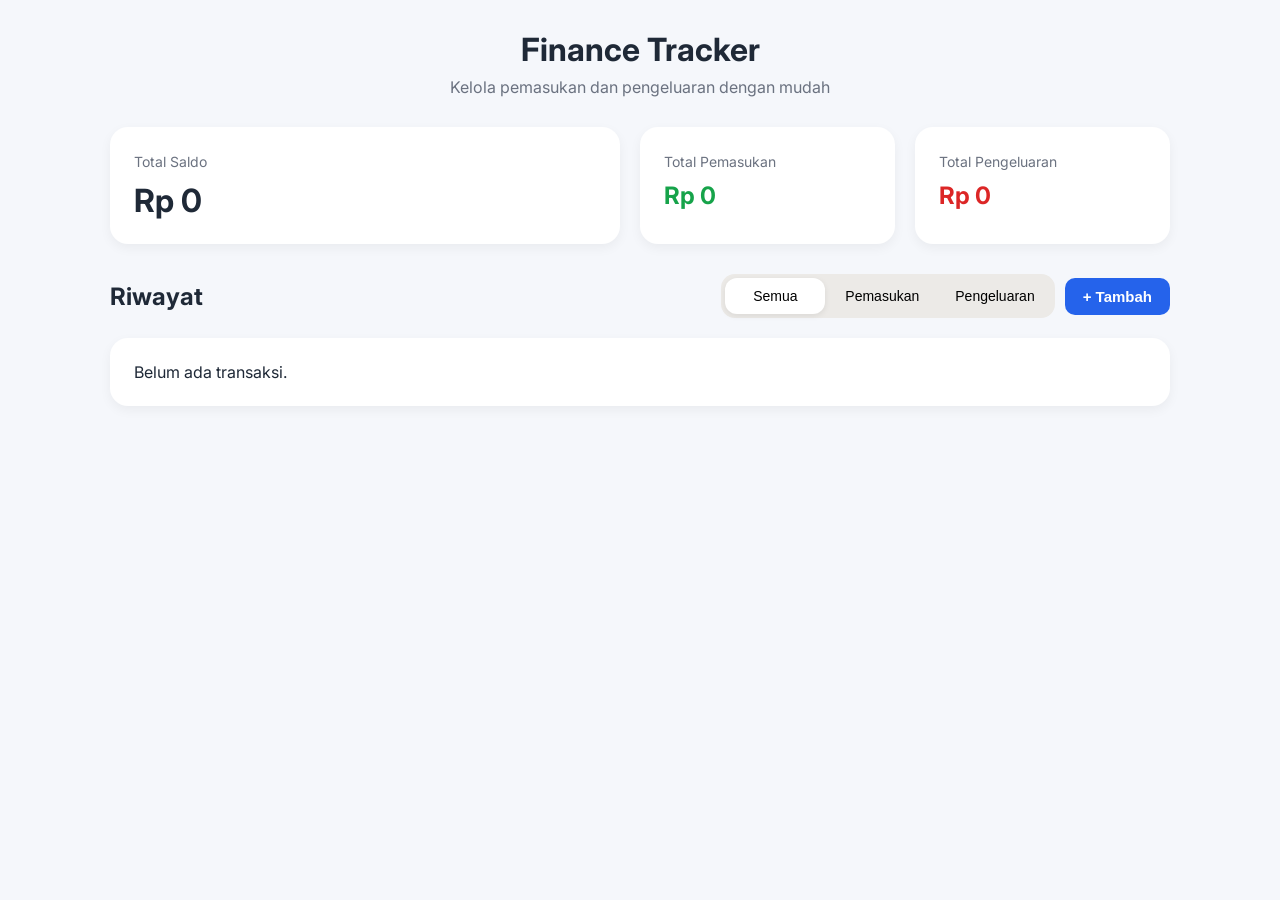
<file: Pertemuan 3/index.html>
<!DOCTYPE html>
<html lang="id">
<head>
    <meta charset="UTF-8">
    <meta name="viewport" content="width=device-width, initial-scale=1.0">
    <title>Finance Tracker</title>
    <link rel="stylesheet" href="style.css">
    <link rel="preconnect" href="https://fonts.googleapis.com">
    <link rel="preconnect" href="https://fonts.gstatic.com" crossorigin>
    <link href="https://fonts.googleapis.com/css2?family=Inter:wght@400;500;600;700&display=swap" rel="stylesheet">
</head>
<body>

<div class="container">

    <header>
        <h1>Finance Tracker</h1>
        <p>Kelola pemasukan dan pengeluaran dengan mudah</p>
    </header>

    <section class="summary">

        <div class="card total-balance">
            <span>Total Saldo</span>
            <h2 id="balance">Rp 0</h2>
        </div>

        <div class="card income">
            <span>Total Pemasukan</span>
            <h3 id="income">Rp 0</h3>
        </div>

        <div class="card expense">
            <span>Total Pengeluaran</span>
            <h3 id="expense">Rp 0</h3>
        </div>

    </section>

    <section class="history">

        <div class="history-header">

            <h2>Riwayat</h2>

            <div class="history-actions">

                <div class="filter-group">

                    <button class="filter-btn active" data-filter="all">
                        Semua
                    </button>

                    <button class="filter-btn" data-filter="income">
                        Pemasukan
                    </button>

                    <button class="filter-btn" data-filter="expense">
                        Pengeluaran
                    </button>

                </div>

                <button id="showFormBtn" class="add-btn" type="button">
                    + Tambah
                </button>

            </div>

        </div>

        <div id="transactionList"></div>

    </section>

    <section class="form-section hidden" id="formContainer">

        <h2>Tambah Transaksi</h2>

        <form id="transactionForm">

            <div class="form-group">
                <label>Tanggal</label>
                <input type="date" id="date" required>
            </div>

            <div class="form-group">
                <label>Judul</label>
                <input type="text" id="title" placeholder="Contoh: Gaji Bulanan" required>
            </div>

            <div class="form-group">
                <label>Tipe</label>
                <select id="type" required>
                    <option value="income">Pemasukan</option>
                    <option value="expense">Pengeluaran</option>
                </select>
            </div>

            <div class="form-group">
                <label>Nominal</label>
                <input type="text" id="amount" placeholder="Contoh: 15.000" required>
            </div>

            <button type="submit" class="btn">Simpan Transaksi</button>

        </form>

    </section>

</div>

<!-- FIX: overlay harus ada di DOM sebelum script.js diload -->
<div id="overlay" class="overlay hidden"></div>

<script src="script.js"></script>
</body>
</html>
</file>
<file: Pertemuan 3/style.css>
* {
    margin: 0;
    padding: 0;
    box-sizing: border-box;
}

body {
    font-family: 'Inter', sans-serif;
    background: #f5f7fb;
    color: #1f2937;
}

.container {
    max-width: 1100px;
    margin: auto;
    padding: 30px 20px;
}

header {
    margin-bottom: 30px;
    text-align: center;
}

header h1 {
    font-size: 32px;
    font-weight: 700;
}

header p {
    color: #6b7280;
    margin-top: 8px;
}

.summary {
    display: grid;
    grid-template-columns: 2fr 1fr 1fr;
    gap: 20px;
    margin-bottom: 30px;
}

.card {
    background: white;
    border-radius: 18px;
    padding: 24px;
    box-shadow: 0 4px 12px rgba(0, 0, 0, .05);
}

.card span {
    color: #6b7280;
    font-size: 14px;
}

.total-balance h2 {
    margin-top: 10px;
    font-size: 32px;
}

.income h3 {
    margin-top: 10px;
    color: #16a34a;
    font-size: 24px;
}

.expense h3 {
    margin-top: 10px;
    color: #dc2626;
    font-size: 24px;
}

/* Modal form */
.form-section {
    position: fixed;
    top: 50%;
    left: 50%;
    transform: translate(-50%, -50%);
    width: 90%;
    max-width: 450px;
    background: white;
    padding: 24px;
    border-radius: 18px;
    box-shadow: 0 20px 50px rgba(0, 0, 0, .25);
    z-index: 999;
}

.form-section h2 {
    margin-bottom: 20px;
}

.form-group {
    margin-bottom: 16px;
}

.form-group label {
    display: block;
    margin-bottom: 8px;
    font-weight: 500;
}

.form-group input,
.form-group select {
    width: 100%;
    padding: 12px;
    border: 1px solid #d1d5db;
    border-radius: 10px;
    font-size: 14px;
}

.form-group input:focus,
.form-group select:focus {
    outline: none;
    border-color: #2563eb;
}

.btn {
    width: 100%;
    border: none;
    background: #2563eb;
    color: white;
    padding: 14px;
    border-radius: 10px;
    cursor: pointer;
    font-weight: 600;
    transition: .3s;
}

.btn:hover {
    background: #1d4ed8;
}

/* History */
.history {
    margin-bottom: 30px;
}

.history-header {
    display: flex;
    justify-content: space-between;
    align-items: center;
    margin-bottom: 20px;
}

.history-actions {
    display: flex;
    align-items: center;
    gap: 10px;
}

.filter-group {
    display: flex;
    background: #eceae7;
    border-radius: 14px;
    padding: 4px;
    gap: 4px;
}

.filter-btn {
    border: none;
    background: transparent;
    min-width: 100px;
    padding: 10px 16px;
    border-radius: 12px;
    cursor: pointer;
    font-size: 14px;
    font-weight: 500;
    transition: .2s;
}

.filter-btn.active {
    background: white;
    box-shadow: 0 2px 6px rgba(0, 0, 0, .08);
}

/* Tombol mobile: hidden di desktop, tampil di mobile */
.add-btn-mobile {
    display: none;
}

/* FIX: Tombol tambah dengan teks "Tambah" */
.add-btn {
    display: flex;
    align-items: center;
    gap: 6px;
    border: none;
    background: #2563eb;
    color: white;
    padding: 10px 18px;
    border-radius: 10px;
    cursor: pointer;
    font-weight: 600;
    font-size: 15px;
    transition: .3s;
    white-space: nowrap;
}

.add-btn:hover {
    background: #1d4ed8;
}

#transactionList {
    display: flex;
    flex-direction: column;
    gap: 15px;
}

.transaction-card {
    background: white;
    border-radius: 16px;
    padding: 18px;
    display: flex;
    justify-content: space-between;
    align-items: center;
    box-shadow: 0 4px 12px rgba(0, 0, 0, .05);
}

.transaction-info h3 {
    font-size: 16px;
    margin-bottom: 5px;
}

.transaction-info p {
    color: #6b7280;
    font-size: 14px;
}

.transaction-right {
    display: flex;
    align-items: center;
    gap: 15px;
}

.amount-income {
    color: #16a34a;
    font-weight: 700;
}

.amount-expense {
    color: #dc2626;
    font-weight: 700;
}

.delete-btn {
    border: none;
    background: #ef4444;
    color: white;
    padding: 8px 12px;
    border-radius: 8px;
    cursor: pointer;
}

.delete-btn:hover {
    background: #dc2626;
}

.hidden {
    display: none;
}

.overlay {
    position: fixed;
    inset: 0;
    background: rgba(0, 0, 0, .45);
    z-index: 998;
}

@media (max-width: 768px) {

    .summary {
        grid-template-columns: 1fr;
    }

    /* Bungkus history-header jadi 2 baris pakai flex-wrap */
    .history-header {
        display: flex;
        flex-wrap: wrap;
        align-items: center;
        gap: 12px;
        margin-bottom: 20px;
    }

    /* h2 "Riwayat" di kiri, order 1 */
    .history-header h2 {
        order: 1;
        flex: 1;
    }

    /* Tombol "+ Tambah" sejajar h2, order 2, di kanan */
    .history-actions .add-btn {
        order: 2;
    }

    /* Filter group turun ke baris bawah, full width, order 3 */
    .history-actions {
        order: 3;
        width: 100%;
        display: contents; /* biarkan child masuk ke flex parent */
    }

    .filter-group {
        order: 3;
        width: 100%;
        justify-content: space-between;
    }

    .filter-btn {
        flex: 1;
        min-width: unset;
        text-align: center;
    }

    .transaction-card {
        flex-direction: column;
        align-items: flex-start;
        gap: 15px;
    }

    .transaction-right {
        width: 100%;
        justify-content: space-between;
    }
}
</file>
